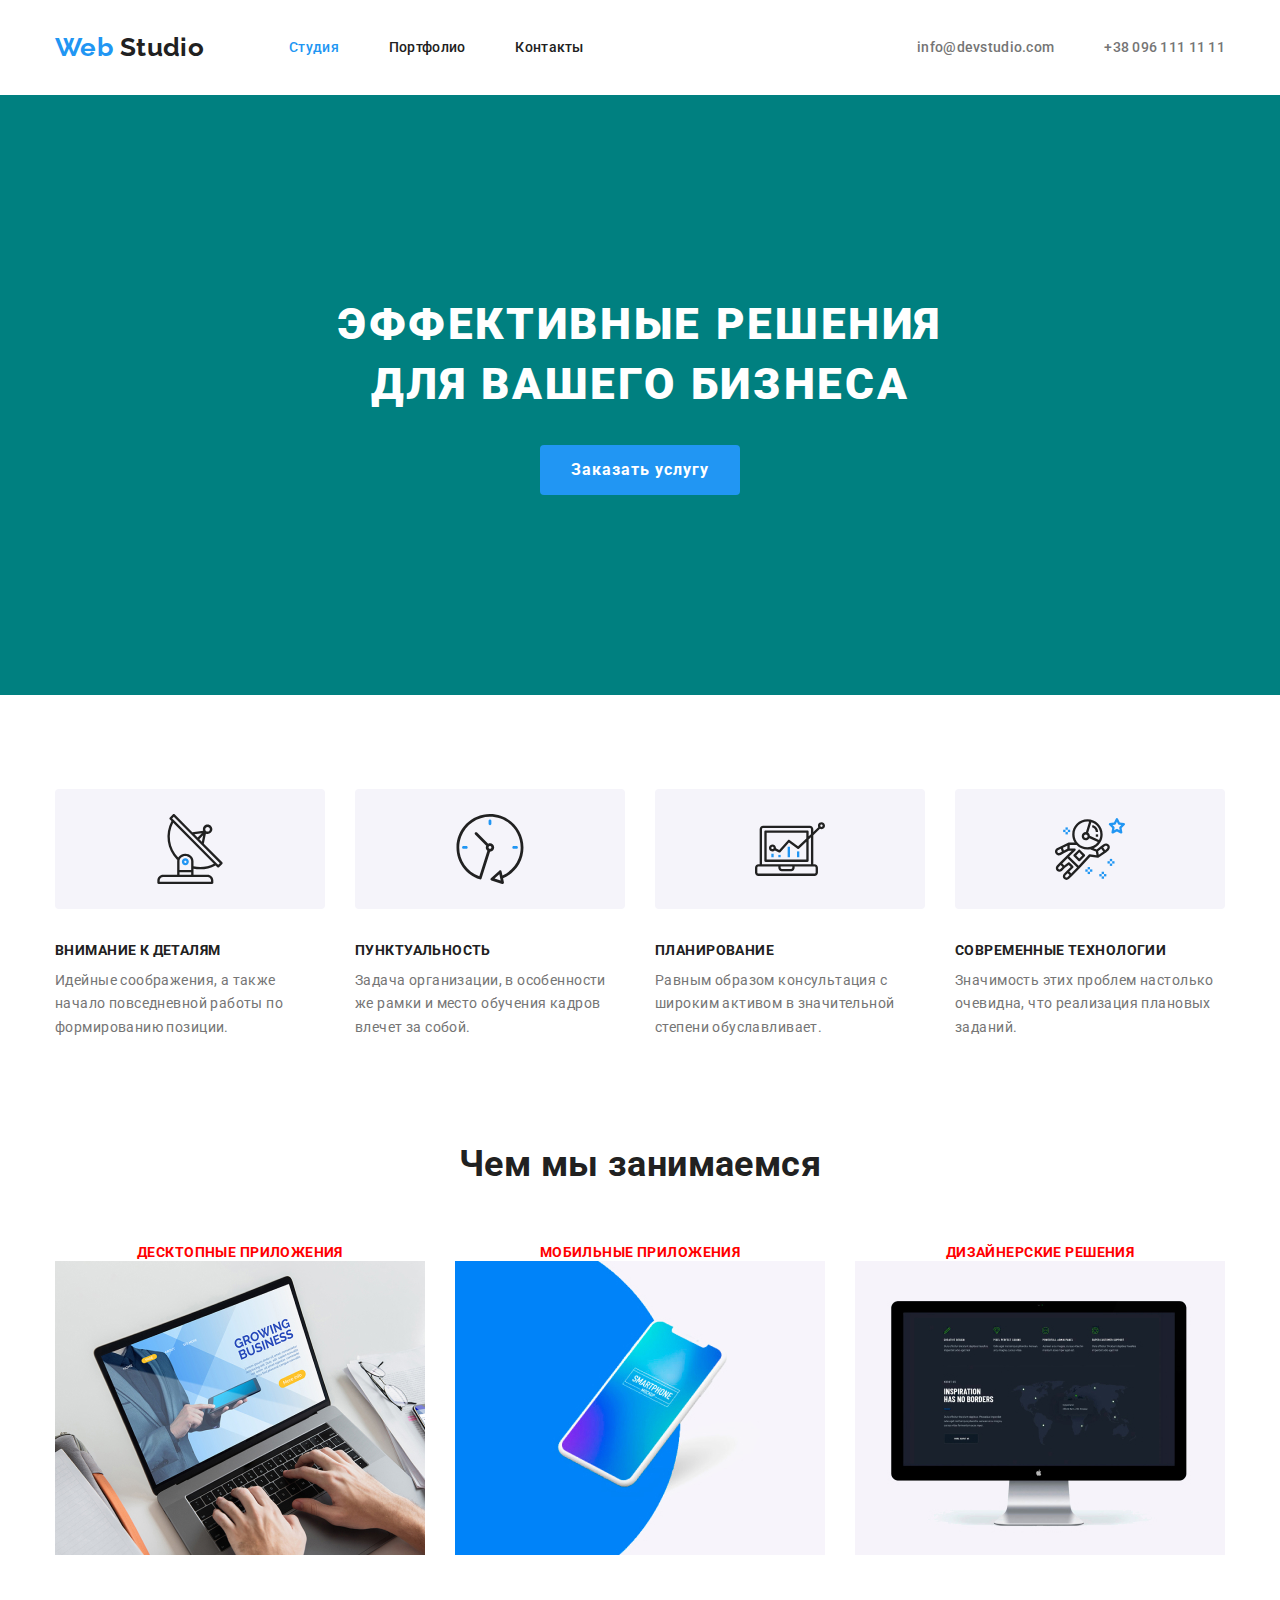
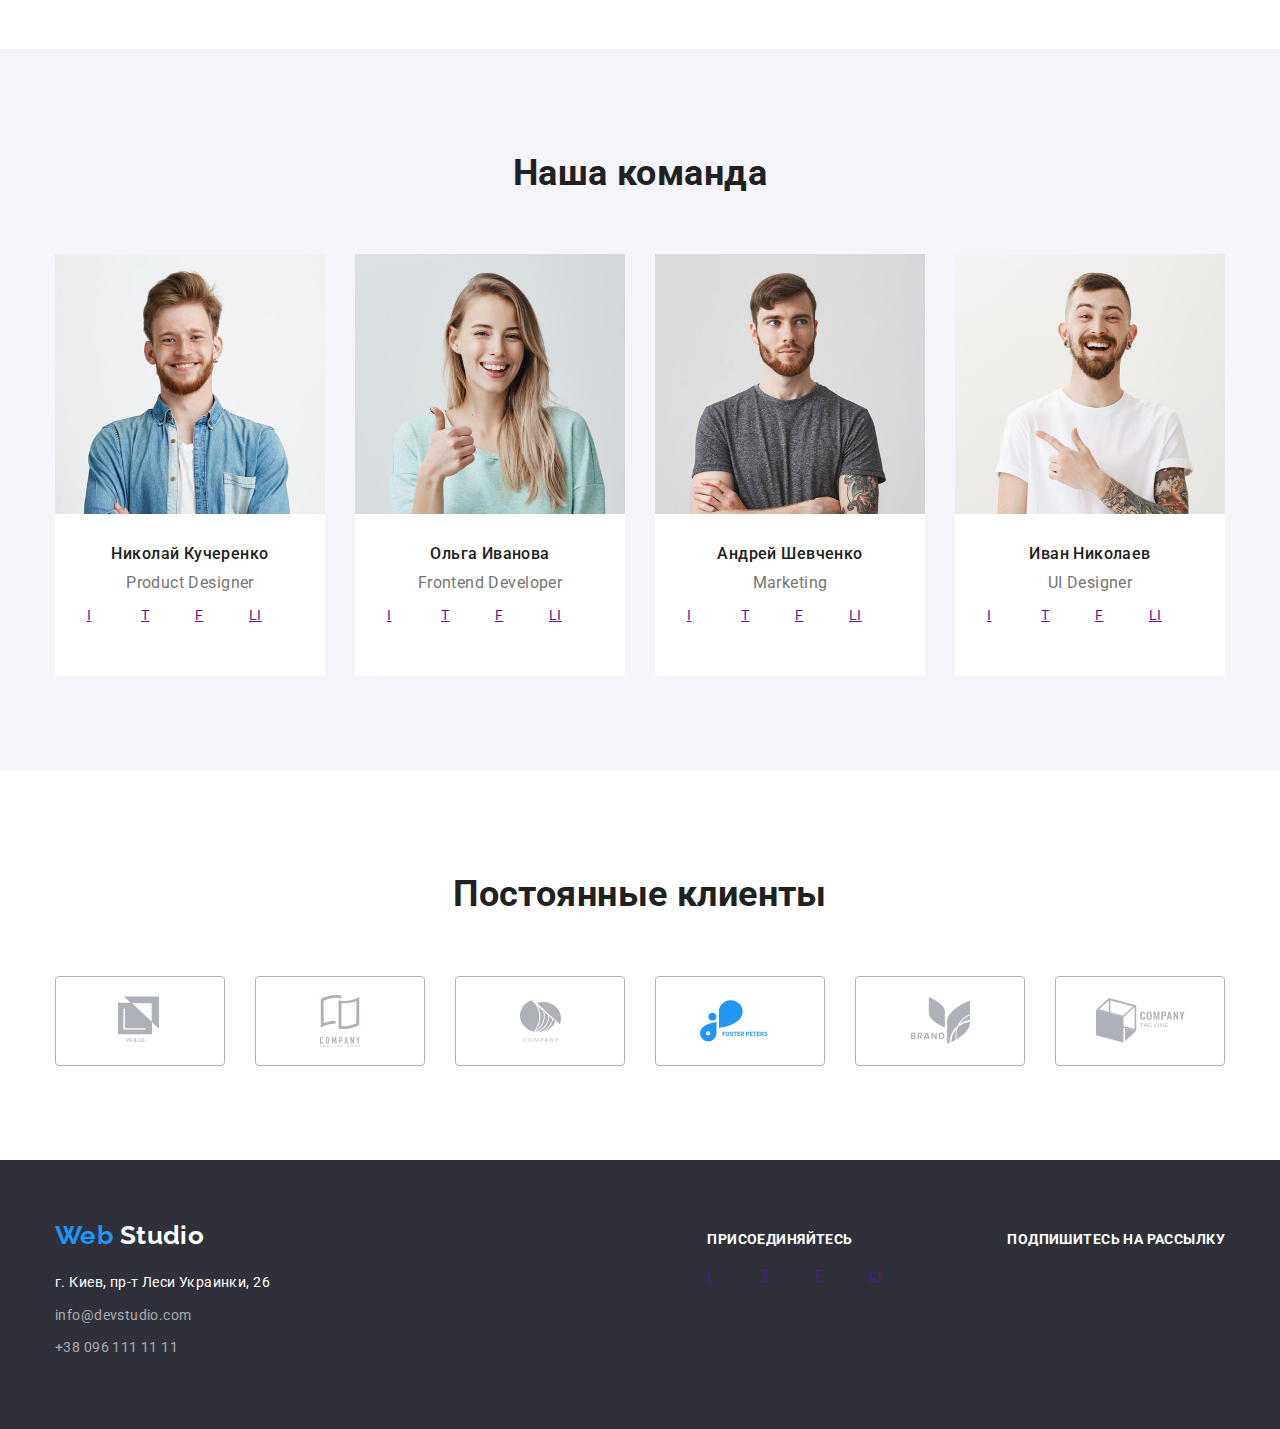
<file: index.html>
<!DOCTYPE html>
<html lang="ru">
<head>
    <meta charset="UTF-8">
    <meta name="viewport" content="width=device-width, initial-scale=1.0">
    <title>WebStudio</title>
    <link href="https://fonts.googleapis.com/css2?family=Raleway:wght@700&family=Roboto:wght@400;500;700&display=swap"
        rel="stylesheet">
    <link rel="stylesheet" href="./css/normalize.css">
    <link rel="stylesheet" href="./css/styles.css">
</head>
<body>
    <!-- неизменная шапка сайта -->
    <header>
        <div class="container header">
                    <nav class="navigation">
                            <a href="" class="logo"><span class="part-first">Web</span><span class="part-second"> Studio</span></a>
                    
                            <ul class="nav list">
                                <li class="nav-item"><a class="active-page" href="./index.html">Студия</a></li>
                                <li class="nav-item"><a href="./portfolio.html">Портфолио</a></li>
                                <li class="nav-item"><a href="">Контакты</a></li>
                            </ul>
                    </nav>
                    
                    <div class="contacts-container">
                        <ul class="contacts list">
                            <li class="contact-item"><a href="mailto:info@devstudio.com">info@devstudio.com</a></li>
                            <li class="contact-item"><a href="tel:00380961111111">+38 096 111 11 11</a></li>
                        </ul>
                    </div>
        </div>
          
    </header>

    <main>
        <!-- герой -->
        <section class="section">
            <div class="hero">
                <h1>Эффективные решения<br> для вашего бизнеса</h1>
                <a class="btn" href=""> Заказать услугу</a>
            </div>
        </section>
        
        <!-- наши преимущества -->
        <section class="advantages section">
           <div class="container">
                <h2 hidden>Наши преимущества</h2> <!-- заголовок будет невидимым, но должен существовать -->
                <ul class="advantages-list list">
                    <li class="advantages-list-item">
                        <img src="./images/antenna.svg" alt="антенна">
                        <h3>Внимание к деталям</h3>
                        <p>Идейные соображения, а также начало повседневной работы по формированию позиции.</p>
                    </li>
                    <li class="advantages-list-item">
                        <img src="./images/clock.svg" alt="часы">
                        <h3>Пунктуальность</h3>
                        <p>Задача организации, в особенности же рамки и место обучения кадров влечет за собой.</p>
                    </li>
                    <li class="advantages-list-item">
                        <img src="./images/diagram.svg" alt="схема">
                        <h3>Планирование</h3>
                        <p>Равным образом консультация с широким активом в значительной степени обуславливает.</p>
                    </li>
                    <li class="advantages-list-item">
                        <img src="./images/astronaut.svg" alt="космонавт">
                        <h3>Современные технологии</h3>
                        <p>Значимость этих проблем настолько очевидна, что реализация плановых заданий.</p>
                    </li>
                </ul>
           </div>
        </section>

        <!-- Чем мы занимаемся -->
        <section class="activities section">
            <div class="container">
                <h2 class="section-title">Чем мы занимаемся</h2>
                <ul class="activities-list list">
                    <li class="activities-list-item">
                        <h3>Десктопные приложения</h3>
                        <img src="./images/laptop1.jpg" alt="пк" width="370" height="294">
                    </li>
                    <li class="activities-list-item">
                        <h3>Мобильные приложения</h3>
                        <img src="./images/phone2.jpg" alt="мобильный телефон" width="370" height="294">
                    </li>
                    <li class="activities-list-item">
                        <h3>Дизайнерские решения</h3>
                        <img src="./images/monitor3.jpg" alt="монитор" width="370" height="294">
                    </li>
                </ul>
            </div>
    
        </section>

        <!-- Наша команда -->
        <section class="team section">
            <div class="container">
                <h2 class="section-title">Наша команда</h2>
                <ul class="our-team-list list">
                    <li class="our-team-list-item">
                        <img src="./images/person1.jpg" alt="фото Кучеренко" width="270" height="260">
                        <h3>Николай Кучеренко</h3>
                        <p>Product Designer</p>
                        <ul class="sm-list list">
                            <li class="sm-list-item"><a href="" aria-label="insta icon">I</a></li>
                            <li class="sm-list-item"><a href="" aria-label="twitter icon">T</a></li>
                            <li class="sm-list-item"><a href="" aria-label="facebook icon">F</a></li>
                            <li class="sm-list-item"><a href="" aria-label="linkedin icon">LI</a></li>
                        </ul>
                    </li>
                    <li class="our-team-list-item">
                        <img src="./images/person2.jpg" alt="фото Иванова" width="270" height="260">
                        <h3>Ольга Иванова</h3>
                        <p>Frontend Developer</p>
                        <ul class="sm-list list">
                            <li class="sm-list-item"><a href="" aria-label="insta icon">I</a></li>
                            <li class="sm-list-item"><a href="" aria-label="twitter icon">T</a></li>
                            <li class="sm-list-item"><a href="" aria-label="facebook icon">F</a></li>
                            <li class="sm-list-item"><a href="" aria-label="linkedin icon">LI</a></li>
                        </ul>
                    </li>
                    <li class="our-team-list-item">
                        <img src="./images/person3.jpg" alt="фото Шевченко" width="270" height="260">
                        <h3>Андрей Шевченко</h3>
                        <p>Marketing</p>
                        <ul class="sm-list list">
                            <li class="sm-list-item"><a href="" aria-label="insta icon">I</a></li>
                            <li class="sm-list-item"><a href="" aria-label="twitter icon">T</a></li>
                            <li class="sm-list-item"><a href="" aria-label="facebook icon">F</a></li>
                            <li class="sm-list-item"><a href="" aria-label="linkedin icon">LI</a></li>
                        </ul>
                    </li>
                    <li class="our-team-list-item">
                        <img src="./images/person4.jpg" alt="фото Николаев" width="270" height="260">
                        <h3>Иван Николаев</h3>
                        <p>UI Designer</p>
                        <ul class="sm-list list">
                            <li class="sm-list-item"><a href="" aria-label="insta icon">I</a></li>
                            <li class="sm-list-item"><a href="" aria-label="twitter icon">T</a></li>
                            <li class="sm-list-item"><a href="" aria-label="facebook icon">F</a></li>
                            <li class="sm-list-item"><a href="" aria-label="linkedin icon">LI</a></li>
                        </ul>
                    </li>
                </ul>
            </div>
        </section>

        <!-- Постоянные клиенты -->
        <section class="clients section">
            <div class="container">
                <h2 class="section-title">Постоянные клиенты</h2>
                
                <ul class="clients-list list">
                    <li class="clients-list-item">
                        <a class="client" href="" target="_blank">
                            <img class="clients-list-item-icon" src="./images/logo1.svg" alt="логотип компании"></a>
                    </li>
                    <li class="clients-list-item">
                        <a class="client" href="" target="_blank"><img src="./images/logo2.svg" alt="логотип компании"></a>
                    </li>
                    <li class="clients-list-item">
                        <a class="client" href="" target="_blank"><img src="./images/logo3.svg" alt="логотип компании"></a>
                    </li>
                    <li class="clients-list-item">
                        <a class="client" href="" target="_blank"><img src="./images/logo4.svg" alt="логотип компании"></a>
                    </li>
                    <li class="clients-list-item">
                        <a class="client" href="" target="_blank"><img src="./images/logo5.svg" alt="логотип компании"></a>
                    </li>
                    <li class="clients-list-item">
                        <a class="client" href="" target="_blank"><img src="./images/logo6.svg" alt="логотип компании"></a>
                    </li>
                </ul>
            </div>

        </section>

    </main>

<!-- футер -->

    <footer>
        <div class="footer-container container">
            <div class="footer-info">
                    <a class="logo footer-logo" href=""><span class="part-first">Web</span><span class="part-second"> Studio</span></a>
    
                <address class="location">
                    <a class="map" href="https://goo.gl/maps/HwrvqcL7cg5Yp1Jj8">г. Киев, пр-т Леси Украинки, 26</a>
    
                    <ul class="footer-contacts list">
                        <li><a class="footer-contacts-details" href="mailto:info@devstudio.com">info@devstudio.com</a></li>
                        <li><a class="footer-contacts-details" href="tel:00380961111111">+38 096 111 11 11</a></li>
                    </ul>
                </address>
            </div>
    
            <div class="footer-attention">
                <div class="join">
                    <b class="attention">Присоединяйтесь</b>
                    <ul class="sm-list list">
                        <li class="sm-list-item"><a href="" aria-label="insta icon">I</a></li>
                        <li class="sm-list-item"><a href="" aria-label="twitter icon">T</a></li>
                        <li class="sm-list-item"><a href="" aria-label="facebook icon">F</a></li>
                        <li class="sm-list-item"><a href="" aria-label="linkedin icon">LI</a></li>
                    </ul>
                </div>
    
    
                <div class="form">
                    <b class="attention">Подпишитесь на рассылку</b>
                    <!-- здесь будет форма -->
                </div>
            </div>
        </div>
    </footer>
</body>
</html>
</file>
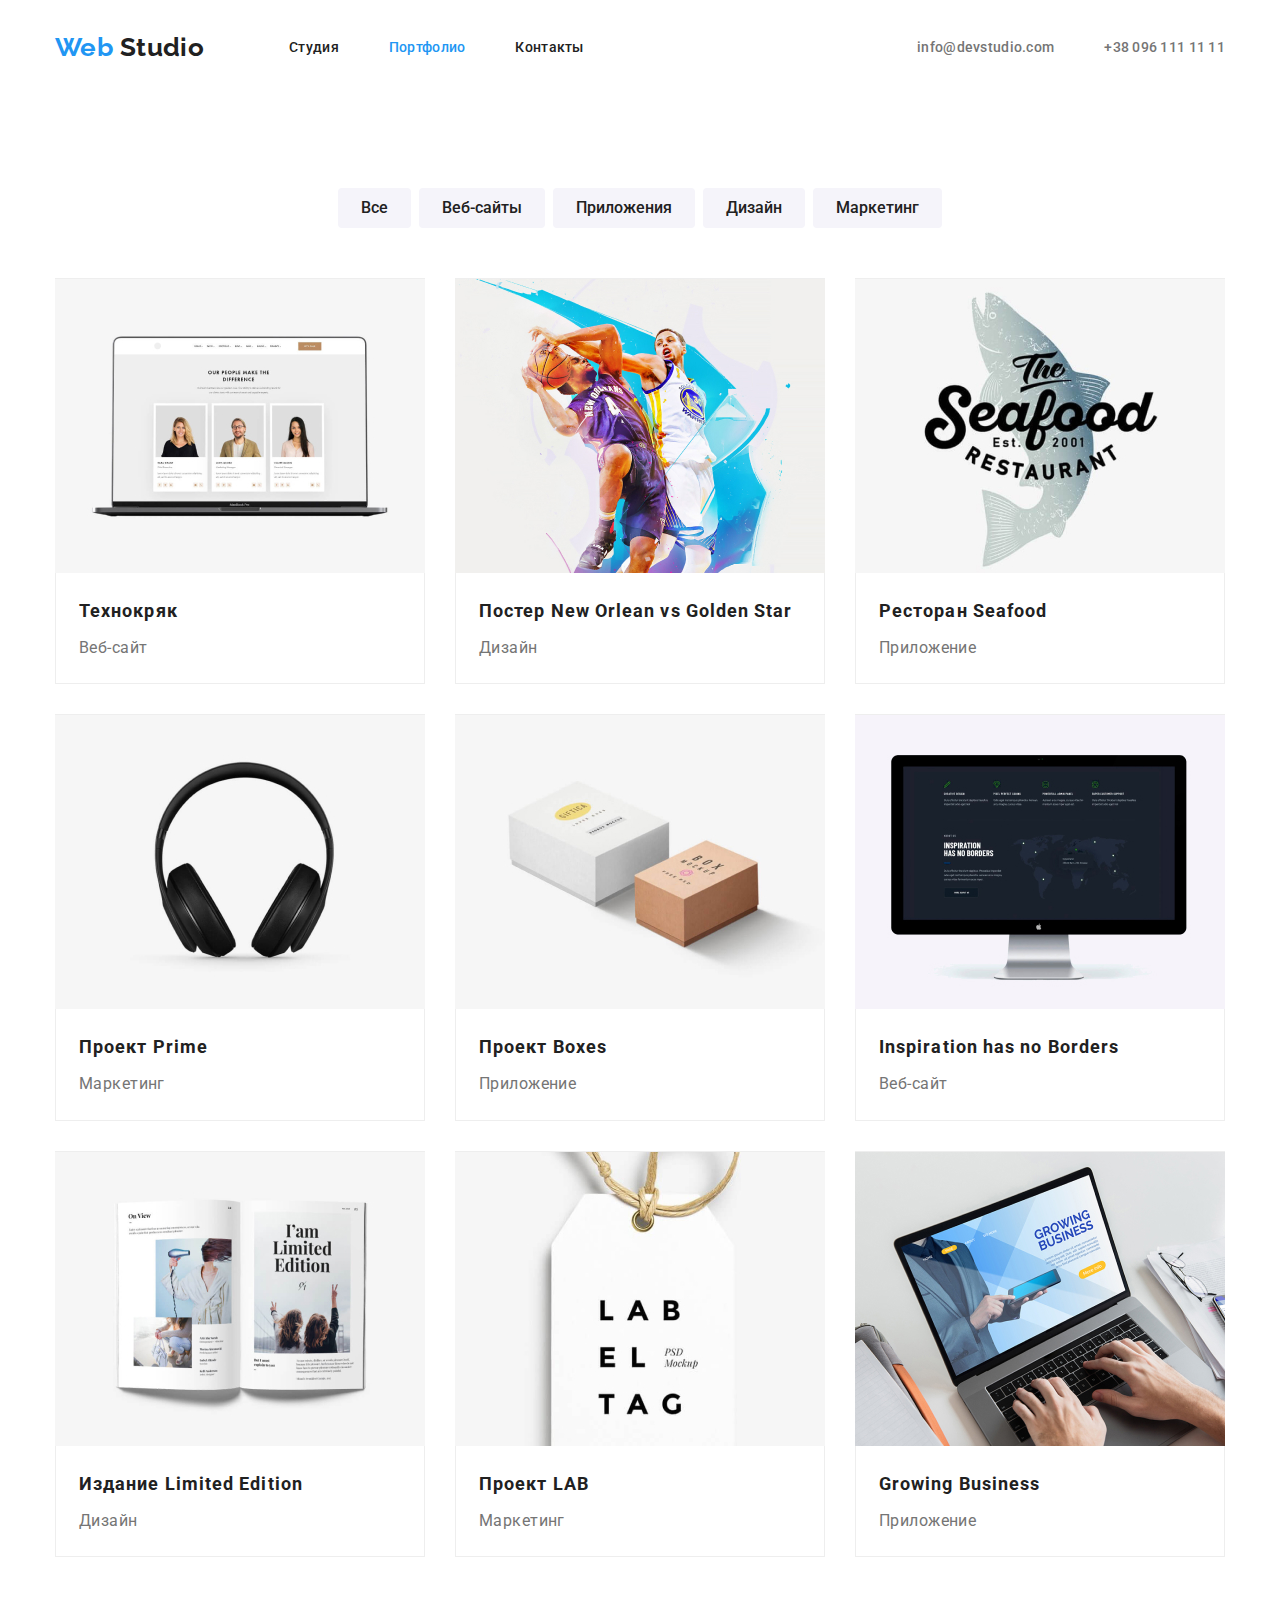
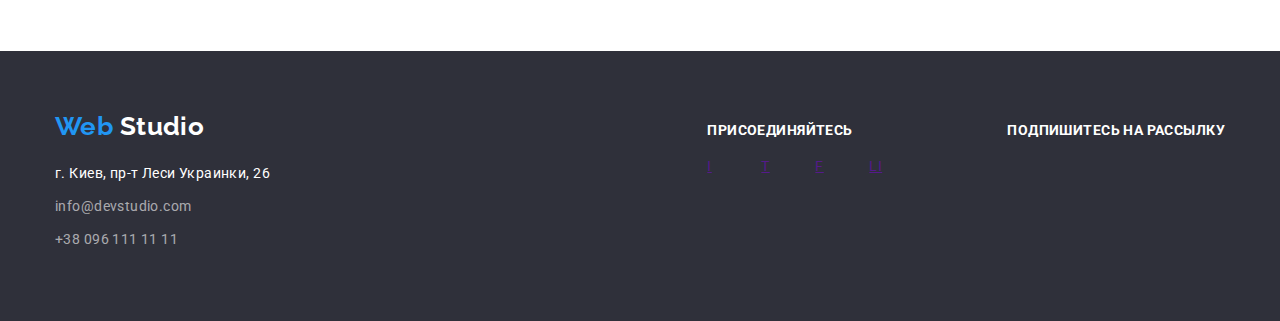
<file: portfolio.html>
<!DOCTYPE html>
<html lang="ru">

<head>
    <meta charset="UTF-8">
    <meta name="viewport" content="width=device-width, initial-scale=1.0">
    <title>WebStudio</title>
    <link href="https://fonts.googleapis.com/css2?family=Raleway:wght@700&family=Roboto:wght@400;500;700&display=swap"
        rel="stylesheet">
    <link rel="stylesheet" href="./css/normalize.css">
    <link rel="stylesheet" href="./css/styles.css">
</head>

<body>
    <!-- неизменная шапка сайта -->
    <header>
        <div class="container header">
            <nav class="navigation">
                <a href="" class="logo"><span class="part-first">Web</span><span class="part-second"> Studio</span></a>
    
                <ul class="nav list">
                    <li class="nav-item"><a href="./index.html">Студия</a></li>
                    <li class="nav-item"><a class="active-page" href="./portfolio.html">Портфолио</a></li>
                    <li class="nav-item"><a href="">Контакты</a></li>
                </ul>
            </nav>
    
            <div class="contacts-container">
                <ul class="contacts list">
                    <li class="contact-item"><a href="mailto:info@devstudio.com">info@devstudio.com</a></li>
                    <li class="contact-item"><a href="tel:00380961111111">+38 096 111 11 11</a></li>
                </ul>
            </div>
        </div>
    
    </header>

    <main>

        <section class="container portfolio">
                    <h1 hidden>Портфолио</h1>
                    
                        <ul class="button-list list link">
                            <li class="item"><button class="portfolio-button">Все</button></li>
                            <li class="item"><button class="portfolio-button">Веб-сайты</button></li>
                            <li class="item"><button class="portfolio-button">Приложения</button></li>
                            <li class="item"><button class="portfolio-button">Дизайн</button></li>
                            <li class="item"><button class="portfolio-button">Маркетинг</button></li>
                        </ul>
                                
                        <ul class="portfolio-list list link">
                            <li class="portfolio-list-item">
                                <a href="">
                                    <img src="./img-portfolio/img.jpg" alt="ноутбук" width="370" height="294">
                                    <h2>Технокряк</h2>
                                    <p class="portfolio-type">Веб-сайт</p>
                                    <!-- <p class="portfolio-description">Технокряк это современная площадка распространения коронавируса. Компании
                                        используют эту платформу для цифрового
                                        шпионажа и атак на защищённые сервера конкурентов.</p> -->
                                </a>
                            </li>
                            <li class="portfolio-list-item">
                                <a href="">
                                    <img src="./img-portfolio/img-1.jpg" alt="баскетболисты" width="370" height="294">
                                    <h2 lang="en">Постер New Orlean vs Golden Star</h2>
                                    <p class="portfolio-type">Дизайн</p>
                                    <!-- <p class="portfolio-description">Технокряк это современная площадка распространения коронавируса. Компании
                                        используют эту платформу для цифрового
                                        шпионажа и атак на защищённые сервера конкурентов.</p> -->
                                </a>
                            </li>
                            <li class="portfolio-list-item">
                                <a href="">
                                    <img src="./img-portfolio/img-2.jpg" alt="ресторан морепродуктов" width="370" height="294">
                                    <h2>Ресторан Seafood</h2>
                                    <p class="portfolio-type">Приложение</p>
                                    <!-- <p class="portfolio-description">Технокряк это современная площадка распространения коронавируса. Компании
                                        используют эту платформу для цифрового
                                        шпионажа и атак на защищённые сервера конкурентов.</p> -->
                                </a>
                            </li>
                            <li class="portfolio-list-item">
                                <a href="">
                                    <img src="./img-portfolio/img-3.jpg" alt="наушники" width="370" height="294">
                                    <h2>Проект Prime</h2>
                                    <p class="portfolio-type">Маркетинг</p>
                                    <!-- <p class="portfolio-description">Технокряк это современная площадка распространения коронавируса. Компании
                                        используют эту платформу для цифрового
                                        шпионажа и атак на защищённые сервера конкурентов.</p> -->
                                </a>
                            </li>
                            <li class="portfolio-list-item">
                                <a href="">
                                    <img src="./img-portfolio/img-4.jpg" alt="ящики" width="370" height="294">
                                    <h2>Проект Boxes</h2>
                                    <p class="portfolio-type">Приложение</p>
                                    <!-- <p class="portfolio-description">Технокряк это современная площадка распространения коронавируса. Компании
                                        используют эту платформу для цифрового
                                        шпионажа и атак на защищённые сервера конкурентов.</p> -->
                                </a>
                            </li>
                            <li class="portfolio-list-item">
                                <a href="">
                                    <img src="./img-portfolio/img-5.jpg" alt="экран компьютера" width="370" height="294">
                                    <h2 lang="en">Inspiration has no Borders</h2>
                                    <p class="portfolio-type">Веб-сайт</p>
                                    <!-- <p class="portfolio-description">Технокряк это современная площадка распространения коронавируса. Компании
                                        используют эту платформу для цифрового
                                        шпионажа и атак на защищённые сервера конкурентов.</p> -->
                                </a>
                            </li>
                            <li class="portfolio-list-item">
                                <a href="">
                                    <img src="./img-portfolio/img-6.jpg" alt="открытая книга" width="370" height="294">
                                    <h2>Издание Limited Edition</h2>
                                    <p class="portfolio-type">Дизайн</p>
                                    <!-- <p class="portfolio-description">Технокряк это современная площадка распространения коронавируса. Компании
                                        используют эту платформу для цифрового
                                        шпионажа и атак на защищённые сервера конкурентов.</p>-->
                                </a> 
                            </li>
                            <li class="portfolio-list-item">
                                <a href="">
                                    <img src="./img-portfolio/img-7.jpg" alt="метка" width="370" height="294">
                                    <h2>Проект LAB</h2>
                                    <p class="portfolio-type">Маркетинг</p>
                                    <!-- <p class="portfolio-description">Технокряк это современная площадка распространения коронавируса. Компании
                                        используют эту платформу для цифрового
                                        шпионажа и атак на защищённые сервера конкурентов.</p> -->
                                </a>
                            </li>
                            <li class="portfolio-list-item">
                                <a href="">
                                    <img src="./img-portfolio/img-8.jpg" alt="портативный компьютер" width="370" height="294">
                                    <h2 lang="en">Growing Business</h2>
                                    <p class="portfolio-type">Приложение</p>
                                    <!-- <p class="portfolio-description">Технокряк это современная площадка распространения коронавируса. Компании
                                        используют эту платформу для цифрового
                                        шпионажа и атак на защищённые сервера конкурентов.</p> -->
                                </a>
                            </li>
                        </ul>
        </section>

    </main>

    <footer>
        <div class="footer-container container">
            <div class="footer-info">
                <a class="logo footer-logo" href=""><span class="part-first">Web</span><span class="part-second">
                        Studio</span></a>
    
                <address class="location">
                    <a class="map" href="https://goo.gl/maps/HwrvqcL7cg5Yp1Jj8">г. Киев, пр-т Леси Украинки, 26</a>
    
                    <ul class="footer-contacts list">
                        <li><a class="footer-contacts-details" href="mailto:info@devstudio.com">info@devstudio.com</a></li>
                        <li><a class="footer-contacts-details" href="tel:00380961111111">+38 096 111 11 11</a></li>
                    </ul>
                </address>
            </div>
    
            <div class="footer-attention">
                <div class="join">
                    <b class="attention">Присоединяйтесь</b>
                    <ul class="sm-list list">
                        <li class="sm-list-item"><a href="" aria-label="insta icon">I</a></li>
                        <li class="sm-list-item"><a href="" aria-label="twitter icon">T</a></li>
                        <li class="sm-list-item"><a href="" aria-label="facebook icon">F</a></li>
                        <li class="sm-list-item"><a href="" aria-label="linkedin icon">LI</a></li>
                    </ul>
                </div>
    
    
                <div class="form">
                    <b class="attention">Подпишитесь на рассылку</b>
                    <!-- здесь будет форма -->
                </div>
            </div>
        </div>
    </footer>
</body>

</html>
</file>
<file: css/styles.css>
:root{
    --primary-text-color: #757575;
    --black-title-color: #212121;
    --white-title-color: #ffffff;
    --additional-color: #2196F3;

    --primary-bgc: #ffffff;
    --secondary-bgc: #F5F4FA;
    --button-bcg: #F5F4FA;
    --temporary-bgc: #c2c2c2;
    --footer-bgc:#2f303a;
}

html{
    box-sizing: border-box;
}

*, *::before, *::after{
    box-sizing: inherit; 
}

body{
    color:var(--primary-text-color);
    background-color: var(--primary-bgc);
    font-family: Roboto, sans-serif;
    font-size: 14px;
    line-height: 1.14;
    letter-spacing: 0.03em;
    
    
}
.list{
    list-style: none;
    padding: 0;
    margin: 0;
}

.link{
    font-size: 0;
}

h1, h2, h3, h4, h5, h6, p, b {
    margin: 0px;
}

.nav .active-page{
    color: var(--additional-color);
}

.section-title{
    color: var(--black-title-color);
    font-weight: 700;
    font-size: 36px;
    line-height: 1.7;

    text-align: center;
    margin-bottom: 50px;
}

.current{
    color: var(--additional-color);
}

.container{
    width: 1200px;
    padding-right: 15px;
    padding-left: 15px;
    margin-left: auto;
    margin-right: auto;
}

/* LOGO */
.part-first{
    color: var(--additional-color);
}

.part-second{
    color: var(--black-title-color);
}

.footer-logo .part-second{
    color: #ffffff;
}

.logo{
    font-family: Raleway, sans-serif;
    text-decoration: none;
    font-weight: bold;
    font-size: 26px;
    line-height: 1.2;

    margin-right: 85px;
}

/* NAVIGATION */

.nav a{
    color: var(--black-title-color);
    text-decoration: none;
    font-weight: 500;
    letter-spacing: 0.02em;
}

.nav a:hover,
.nav a:focus{
    color: var(--additional-color);
}

.navigation{
    display: flex;
    align-items: center;
}

.nav.list{
    display: flex;
}

.nav .nav-item+ .nav-item{
    margin-left: 50px;
}

.container.header{
    padding-top: 32px;
    padding-bottom: 32px;
}


/* CONTACTS */

.contacts a{
    color: var(--primary-text-color);
    text-decoration: none;
    font-weight: 500;
    font-size: inherit;
    line-height: 1.14;
    letter-spacing: 0.02em;
}

.contacts a:hover{
    color: var(--additional-color)
}

.contacts{
    display: flex;
}

.contacts-container{
    margin-left: auto;
}

.contacts .contact-item+ .contact-item{
    margin-left: 50px;
}

.header.container{
    display: flex;
    align-items: center;
}



/* герой */

.hero{
    display: flex;
    flex-direction: column;
    align-items: center;
    padding-bottom: 200px;
    padding-top: 200px;
    

    background-color: teal;
}


.hero h1{

    color: var(--white-title-color);
    text-transform: uppercase;
    font-weight: 900;
    font-size: 44px;
    line-height: 1.36;
    letter-spacing: 0.06em;
    margin-bottom: 30px;
    text-align: center;
}

.hero .btn{
    width: 200px;
    padding-top: 10px;
    padding-bottom: 10px;
    border-radius: 4px;

    color: var(--white-title-color);
    background-color: var(--additional-color);
    text-decoration: none;
    font-weight: bold;
    font-size: 16px;
    line-height: 1.87;
    text-align: center;
    letter-spacing: 0.06em;   
}

/* наши преимущества */

.advantages{
    padding-top: 94px;
    padding-bottom: 47px;
}

.advantages-list h3,
.activities-list h3{
    font-size: 14px;
    line-height: 1.14;
    color: var(--black-title-color);
    text-transform: uppercase;
    font-weight: bold;
  
}

.advantages-list img{
    padding: 25px 100px;
    margin-bottom: 30px;

    background-color: var(--secondary-bgc);
    border-radius: 4px;
}

.advantages-list h3{
    /* margin-top: 30px; */
    margin-bottom: 10px;
}

.advantages-list p{
    font-size: 14px;
    line-height: 1.7;
}

.advantages-list{
    display: flex;
}

.advantages-list-item{
    width: 270px;
}

.advantages-list .advantages-list-item+ .advantages-list-item{
    margin-left: 30px;
}

/* Чем мы занимаемся */

.activities{
    margin: 0px;
    padding-top: 47px;
    padding-bottom: 94px;
}

.activities-list h3{
    color: var(--white-title-color);
    text-align: center;

    color: red;
}

.activities-list{
    display: flex;
    justify-content: space-between;
}

.activities-list-item img{
    display: block;
}

/* Команда */

.team{
    padding-top: 94px;
    padding-bottom: 94px;
    background-color: var(--secondary-bgc);
}

.team img{
    margin-bottom: 30px;
}

.team h3{
    color: var(--black-title-color);
    font-weight: 500;
    font-size: 16px;
    line-height: 1.19;
    margin-bottom: 10px;
}

.team p{
    font-size: 16px;
    line-height: 1.19;
    margin-bottom: 16px;
}

.team a:hover,
.team a:focus{
    background-color: var(--additional-color);
}

.our-team-list{
    display: flex;
    justify-content: space-between;
}

.our-team-list-item{
    display: flex;
    flex-direction: column;
    align-items: center;

    background-color: var(--primary-bgc);  
}


.sm-list-item:hover,
.sm-list-item:focus{
    background-color: var(--additional-color);
}

.sm-list{
    display: flex;
    justify-content: space-between;
    width: 206px;
}

li.sm-list-item{
    width: 44px;
    height: 44px;
    margin-bottom: 24px;
}

/* Постоянные клиенты  */

.clients{
    padding-top: 94px;
    padding-bottom: 94px;
}

.client-list-item:hover .clients-list-item-icon{
    fill: var(--additional-color); 
}

.clients-list{
    display: flex;
    justify-content: space-between;
}

.clients-list-item .client{

    display: flex;
    justify-content: center;
    align-items: center;
    width: 170px;
    height: 90px;
    border: 1px solid #AFB1B8;
    border-radius: 4px;
}

.clients-list-item-icon{
    text-align: center;
}

/* footer */

footer{
    background-color: var(--footer-bgc);
}
.footer-logo{
    margin-right: 0px;
margin-bottom: 20px;
}
    

.location{
    display: flex;
    flex-direction: column;
}
.location .map{
    color: var(--white-title-color);
    font-size: 14px;
    line-height: 1.7;
    font-style: normal;
    text-decoration: none;
    margin-bottom: 9px;
}

.footer-contacts{
    display: flex;
    flex-direction: column;
}



.footer-contacts .footer-contacts-details{
    color: rgba(255, 255, 255, 0.6);
    font-size: inherit;
    line-height: 1.7;
    font-style: normal;
    text-decoration: none;

}

.footer-contacts>li{
     margin-bottom: 9px;
}
.attention{
    color: var(--white-title-color);
    text-transform: uppercase;
    margin-bottom: 20px;
}

.footer-container{
    display: flex;
    padding-bottom: 60px;
    
}

.footer-info{
    display: flex;
    flex-direction: column;
    padding-top: 60px;
    margin-right: auto;
}


.join{
    display: flex;
    flex-direction: column;
    margin-right: 94px;
}

.footer-attention{
    display: flex;
    justify-content: end;
    padding-top: 72px;
}



/* PORTFOLIO */

.portfolio{
    padding-top: 93px;
}

button{
    display: inline-block;
    border: 1px solid transparent;
    border-radius: 4px;
}

.button-list{
    display: flex;
    justify-content: center;
    align-items: center;
    margin-bottom: 50px;
}

.portfolio-button{
    font-family: inherit;
    color: var(--black-title-color);
    background-color: var(--button-bcg);
    font-weight: 500;
    font-size: 16px;
    line-height: 1.62;
    text-align: center;
    padding:6px 22px 6px 22px;
}

.button-list .item+ .item{
    margin-left: 8px;
}

.portfolio{
    padding-bottom: 94px;
}
.portfolio-button:hover{
    color: var(--white-title-color);
    background-color: var(--additional-color);
    cursor: pointer;
}

/* карты */

.portfolio-list a{
    text-decoration: none;
}

.portfolio-list h2{
    color: var(--black-title-color);
    font-weight: bold;
    font-size: 18px;
    line-height: 2;
    letter-spacing: 0.06em;
    margin-bottom: 4px;
    margin-left: 24px;
}

.portfolio-type{
    color: var(--primary-text-color);
    font-size: 16px;
    line-height: 1.9;
    margin-left: 24px;
    margin-bottom: 20px;
}

.portfolio-description{
    color: var(--white-title-color);
    font-size: 18px;
    line-height: 28px;
    width: 322px;
    padding: 63px 24px;
}

.portfolio-list{
    display: flex;
    flex-wrap: wrap;
}

.portfolio-list-item{
    display: flex;
    flex-direction: column;
    align-items: center;

    width: 370px;
    margin-right: 30px;
    margin-bottom: 30px;

    background-color: var(--primary-bgc);
    border: 1px solid #EEEEEE;
}

.portfolio-list-item img{
    margin-bottom: 20px;
}

.portfolio-list-item:nth-child(3n){
    margin-right: 0;
}

.portfolio-list-item:nth-last-child(-n + 3){
    margin-bottom: 0;
}
</file>
